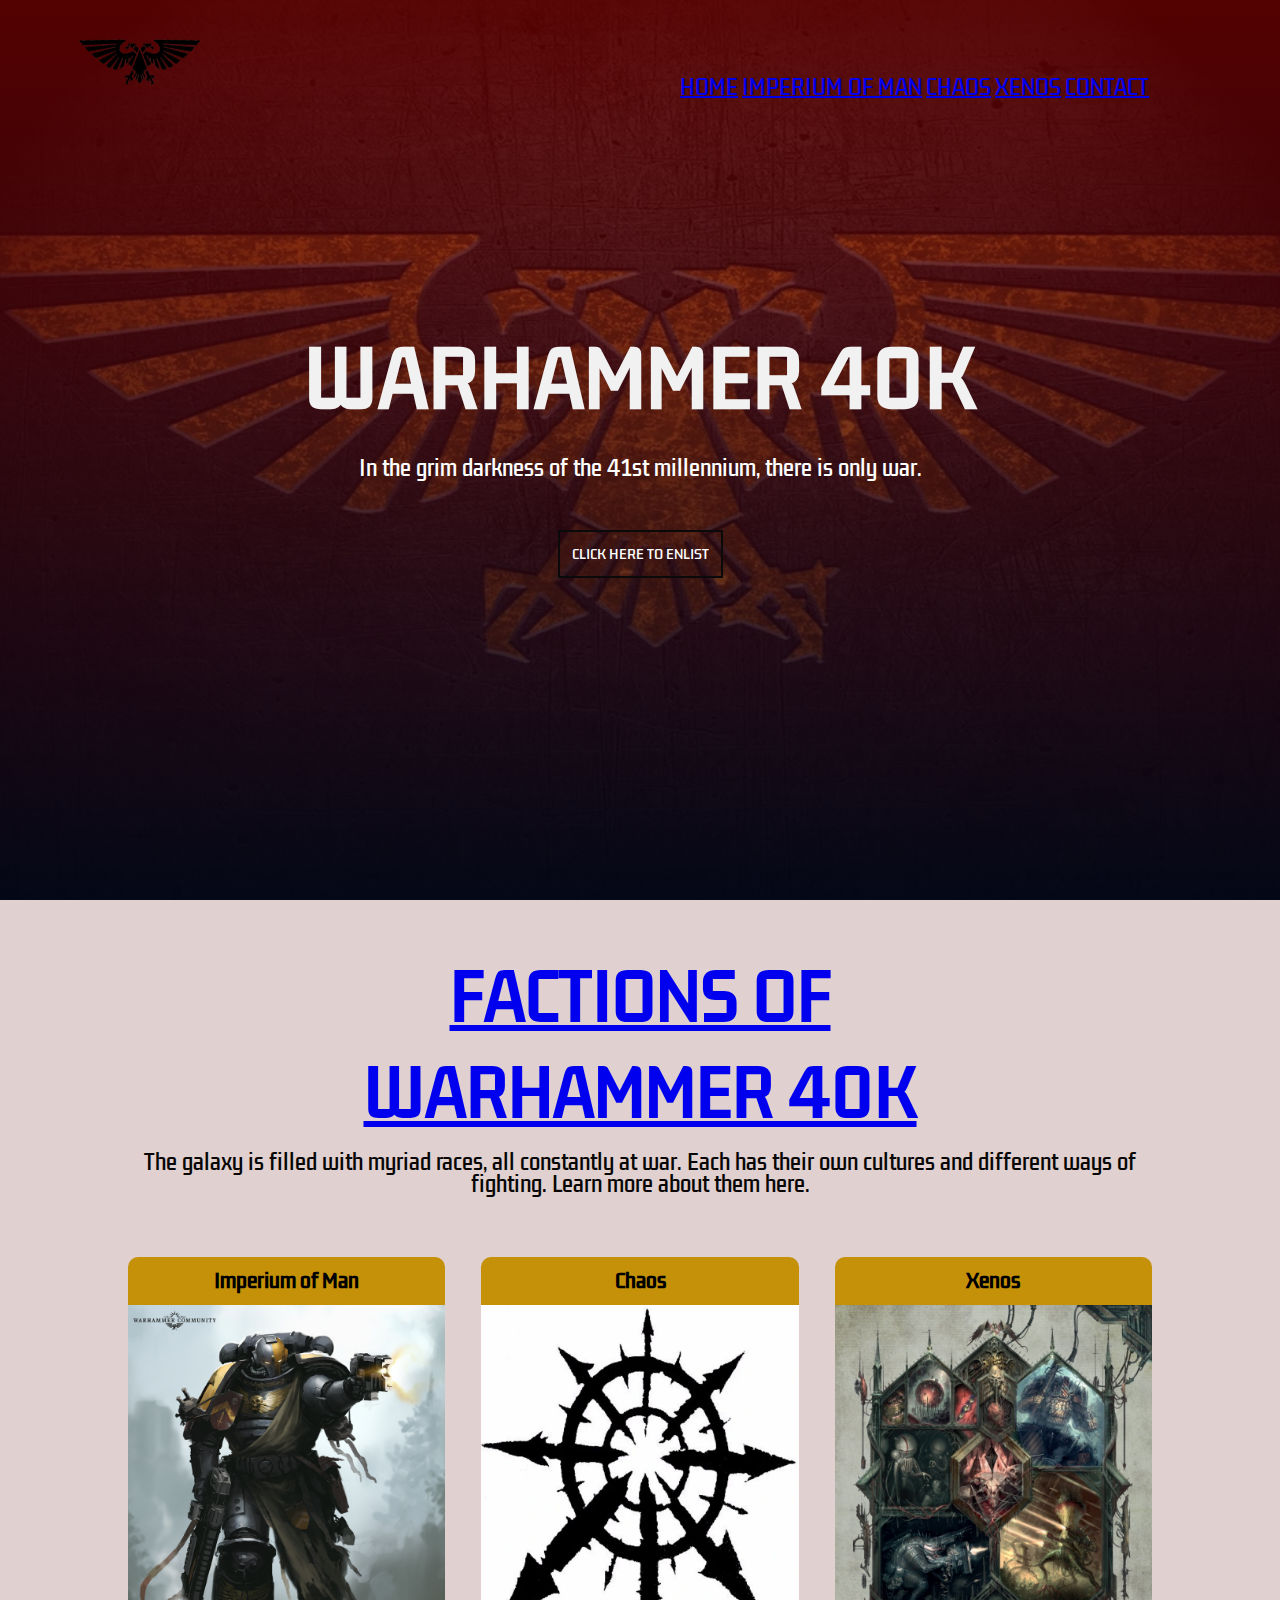
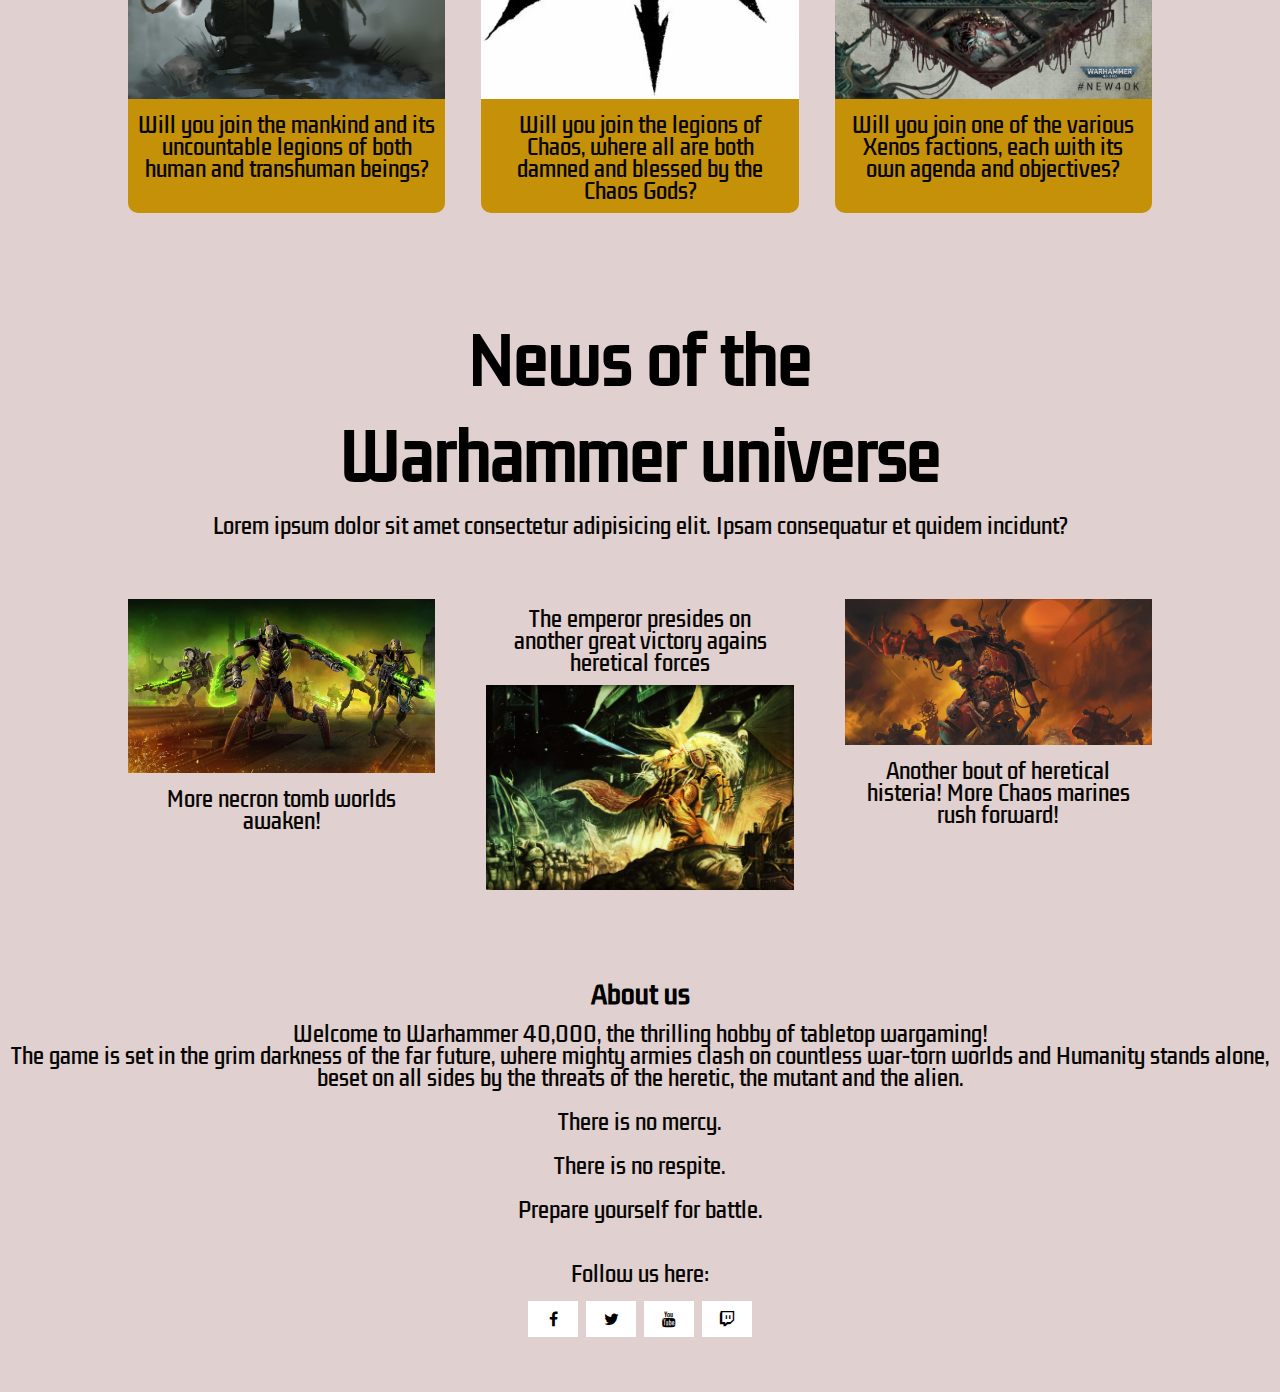
<file: index.html>
<!DOCTYPE html>
<html lang="en">

  <!--Contains the meta information about the HTML page-->

  <head>
    <meta charset="UTF-8">
    <meta http-equiv="X-UA-Compatible" content="IE=edge">
    <meta name="viewport" content="width=device-width, initial-scale=1.0">
    <title>Warhammer 40K</title>
    <link rel="stylesheet" href="./index_css.css">
    <link rel="shortcut icon" href="./images/Aquila_NO_BACKGROUND.png" type="image/x-icon">
    <link rel="preconnect" href="https://fonts.googleapis.com">
    <link rel="preconnect" href="https://fonts.gstatic.com" crossorigin>
    <link href="https://fonts.googleapis.com/css2?family=Kdam+Thmor+Pro&display=swap" rel="stylesheet">
    <link rel="stylesheet" href="./font-awesome-4.7.0/css/font-awesome.min.css">
  </head>

  <body>

    <section class="header">
      <nav>
        <a href="index.html"><img src="./images/Aquila_NO_BACKGROUND.png"></a>
        <div class="nav-links" id="navLinks">
          <i class="fa fa-times" onclick="hide_menu()"></i>
          <ul>
            <li><a href="index.html#header">HOME</a></li>
            <li><a href="./factions.html#ImperiumMan">IMPERIUM OF MAN</a></li>
            <li><a href="./factions.html#chaos">CHAOS</a></li>
            <li><a href="./factions.html#xenos">XENOS</a></li>
            <li><a href="./Contact.html#contact_info">CONTACT</a></li>
          </ul>
        </div>
        <i class="fa fa-bars" onclick="show_menu()"></i>
      </nav>

      <div class="text_box"> <!--OPTIONAL-->
        <h1>WARHAMMER 40K</h1>
        <p>In the grim darkness of the 41st millennium, there is only war.</p>
        <a href="./Contact.html#contact_info" class="hero_button">CLICK HERE TO ENLIST</a>
      </div>
    </section>

    <!--INTRO TO WARHAMMER 40K MODIFICAR A GUSTO DEL CONSUMIDOR-->

    <section class="factions">

      <h1><a href="./factions.html">FACTIONS OF <br> WARHAMMER 40K</a></h1>
      <p>The galaxy is filled with myriad races, all constantly at war. Each has their own cultures and different ways of
        fighting. Learn more about them here.</p>

      <div class="row">

        <div class="factions_col">
          <h3>Imperium of Man</h3>
          <a href="./factions.html#ImperiumMan"><img src="./images/Space_Marine_VERT.png" alt=""></a>
          <p>Will you join the mankind and its uncountable legions of both human and transhuman beings? </p>
        </div>

        <div class="factions_col">
          <h3>Chaos</h3>
          <a href="./factions.html#chaos"><img src="./images/Star_of_Chaos.webp" alt=""></a>
          <p>Will you join the legions of Chaos, where all are both damned and blessed by the Chaos Gods? </p>
        </div>

        <div class="factions_col">
          <h3>Xenos</h3>
          <a href="./factions.html#xenos"><img src="./images/Xenos_PORTADA.jpg" alt=""></a>
          <p>Will you join one of the various Xenos factions, each with its own agenda and objectives? </p>
        </div>

      </div>
    </section>

    <!--NEWS SECTION-->

    <section class="news">
      <h1>News of the <br>Warhammer universe</h1>
      <p>Lorem ipsum dolor sit amet consectetur adipisicing elit. Ipsam consequatur et quidem incidunt? </p>

      <div class="row">
        <div class="news_col">
          <img src="./images/necron-header.jpg" alt="">
          <p>More necron tomb worlds awaken! </p>
        </div>

        <div class="news_col">
          <p>The emperor presides on another great victory agains heretical forces</p>
          <img src="./images/Emperor_Great_Crusade.webp" alt="">
        </div>

        <div class="news_col">
          <img src="./images/aspiring-champion-header-1663118342750.jpg" alt="">
          <p>Another bout of heretical histeria! More Chaos marines rush forward!</p>
        </div>
      </div>

    </section>

    <!--Footer-->

    <section class="footer">
      <h2>About us</h2>
      <p>Welcome to Warhammer 40,000, the thrilling hobby of tabletop wargaming! <br>The game is set in the grim darkness
        of the far future, where mighty armies clash on countless war-torn worlds and Humanity stands alone, <br>beset on
        all sides by the threats of the heretic, the mutant and the alien. <br><br>There is no mercy. <br><br>There is no
        respite. <br><br>Prepare yourself for battle. </p>

      <div class="icons">
        <p><br>Follow us here:</p>
        <a href="https://www.facebook.com/warhammer40000uk/" class="fa fa-facebook"></a>
        <a href="https://twitter.com/warhammer" class="fa fa-twitter"></a>
        <a href="https://www.youtube.com/user/GamesWorkshopWNT" class="fa fa-youtube"></a>
        <a href="https://www.twitch.tv/warhammer/" class="fa fa-twitch"></a>
      </div>

    </section>

    <!-- Button to go upwards! -->

    <button onclick="topFunction()" id="myBtn" title="Go to top">Upwards!</button>

    <!--Funciones de JavaScript para mostras y esconder menú-->
    <script>

      var navLinks = document.getElementById("navLinks");
      function show_menu() {
        navLinks.style.right = "0";
      }

      function hide_menu() {
        navLinks.style.right = "-200px";
      }

    </script>

    <!-- Script para que funcione el botón para subir arriba -->

    <script>

      // Get the button:
      let mybutton = document.getElementById("myBtn");

      // When the user scrolls down 20px from the top of the document, show the button
      window.onscroll = function () { scrollFunction() };

      function scrollFunction() {
        if (document.body.scrollTop > 20 || document.documentElement.scrollTop > 20) {
          mybutton.style.display = "block";
        } else {
          mybutton.style.display = "none";
        }
      }

      // When the user clicks on the button, scroll to the top of the document
      function topFunction() {
        document.body.scrollTop = 0; // For Safari
        document.documentElement.scrollTop = 0; // For Chrome, Firefox, IE and Opera
      }
    </script>


  </body>

</html>
</file>
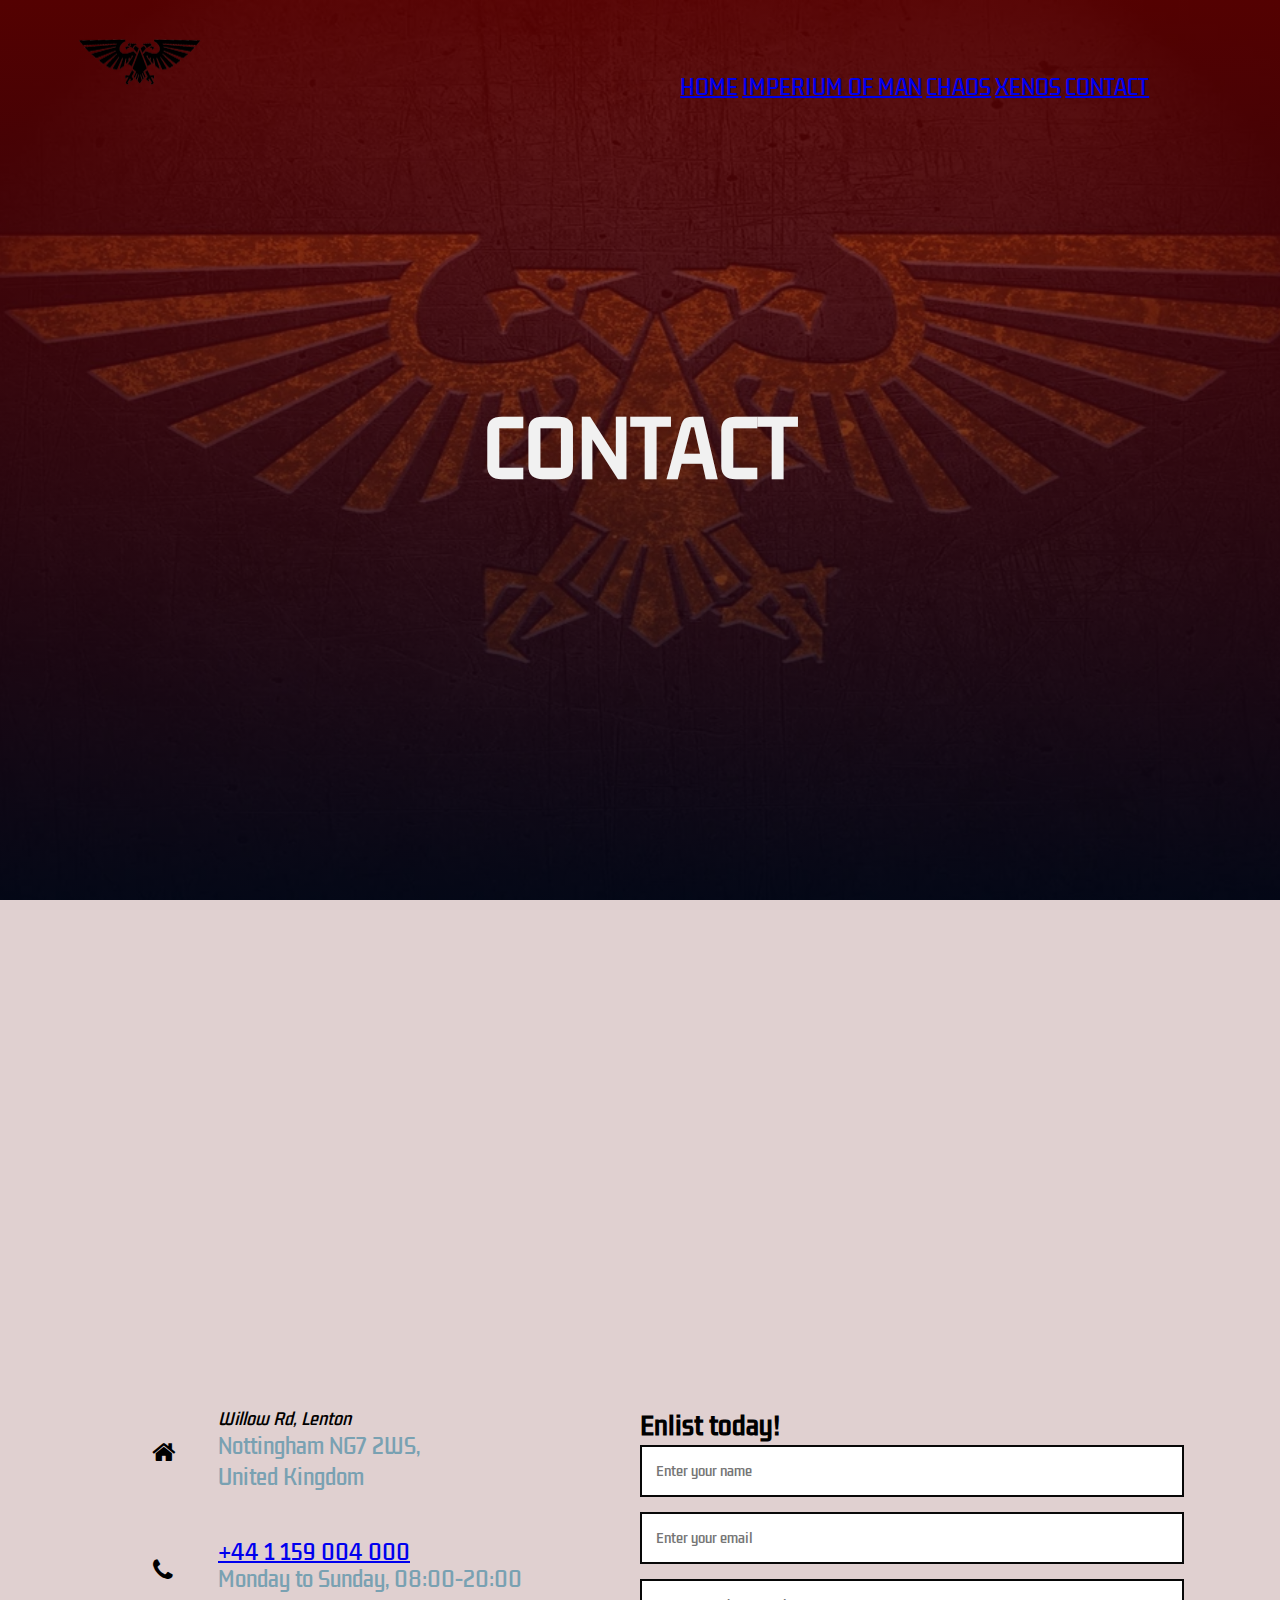
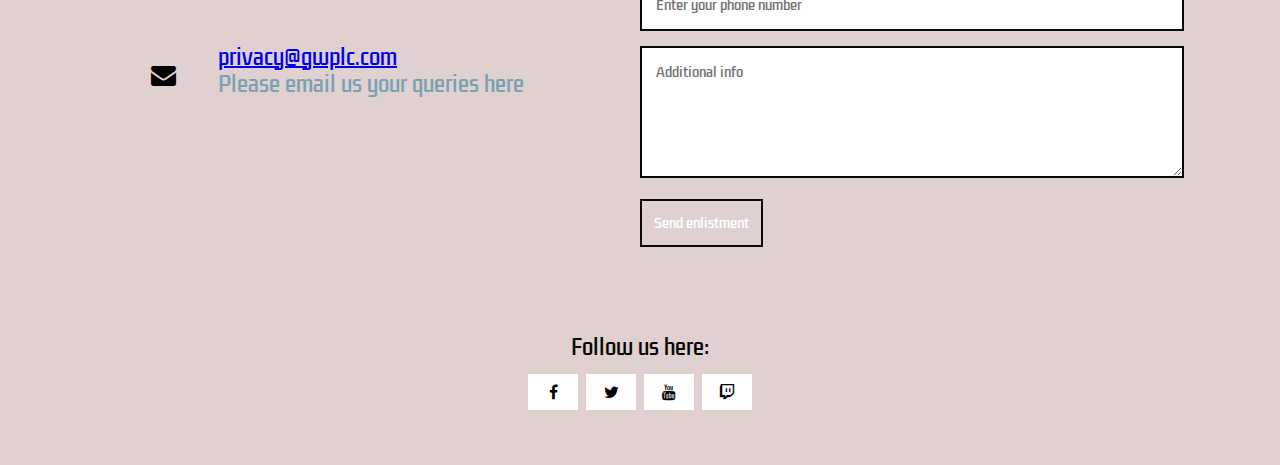
<file: Contact.html>
<!DOCTYPE html>
<html lang="en">

  <!--Contains the meta information about the HTML page-->

  <head>
    <meta charset="UTF-8">
    <meta http-equiv="X-UA-Compatible" content="IE=edge">
    <meta name="viewport" content="width=device-width, initial-scale=1.0">
    <title>Contact</title>
    <link rel="stylesheet" href="./index_css.css">
    <link rel="shortcut icon" href="./images/Aquila_NO_BACKGROUND.png" type="image/x-icon">
    <link rel="preconnect" href="https://fonts.googleapis.com">
    <link rel="preconnect" href="https://fonts.gstatic.com" crossorigin>
    <link href="https://fonts.googleapis.com/css2?family=Kdam+Thmor+Pro&display=swap" rel="stylesheet">
    <link rel="stylesheet" href="./font-awesome-4.7.0/css/font-awesome.min.css">  
  </head>

  <body>

    <section class="header">

      <nav>
        <a href="index.html"><img src="./images/Aquila_NO_BACKGROUND.png"></a>
        <div class="nav-links" id="navLinks">
          <i class="fa fa-times" onclick="hide_menu()"></i> <!--No funciona, no se muestra, parece roto, revisar-->
            <ul>
              <li><a href="index.html#header">HOME</a></li>
              <li><a href="./factions.html#ImperiumMan">IMPERIUM OF MAN</a></li>
              <li><a href="./factions.html#chaos">CHAOS</a></li>
              <li><a href="./factions.html#xenos">XENOS</a></li>
              <li><a href="./Contact.html#contact_info">CONTACT</a></li>
            </ul>
        </div>
        <i class="fa fa-bars" onclick="show_menu()"></i> <!--No funciona, no se muestra, parece roto, revisar-->
      </nav>

      <div class="text_box"> <!--OPTIONAL-->
        <h1>CONTACT</h1>
      </div>

    </section>

    <!--CONTACT-->

    <section class="location">

      <iframe src="https://www.google.com/maps/embed?pb=!1m18!1m12!1m3!1d2404.398054271013!2d-1.1750131743872725!3d52.9412603!2m3!1f0!2f0!3f0!3m2!1i1024!2i768!4f13.1!3m3!1m2!1s0x4879c2164c3e5631%3A0xd70b582923574861!2sWarhammer%20World!5e0!3m2!1sen!2ses!4v1678293809142!5m2!1sen!2ses" width="600" height="450" style="border:0;" allowfullscreen="" loading="lazy" referrerpolicy="no-referrer-when-downgrade"></iframe>    
    
    </section>

    <section id="contact_info">

      <div class="row">

        <div class="contact_col">
          <div>
            <i class="fa fa-home"></i>
            <span>
              <p><address>Willow Rd, Lenton</address></p>
              <h5>Nottingham NG7 2WS, <br> United Kingdom</h5>
            </span>
          </div>
          <div>
            <i class="fa fa-phone"></i>
            <span>
              <p><a href="tel:+44 1 159 004 000">+44 1 159 004 000</a></p>
              <h5>Monday to Sunday, 08:00-20:00</h5>
            </span>
          </div>
          <div>
            <i class="fa fa-envelope"></i>
            <span>
              <p><a href="mailto: privacy@gwplc.com">privacy@gwplc.com</a></p>
              <h5>Please email us your queries here</h5>
            </span>
          </div>

        </div>

        <!--Este formulario NO funciona porque no está conectado a nada-->

        <div class="contact_col">
          <h2>Enlist today!</h2>
          <form action="">
            <input type="text" placeholder="Enter your name" required>
            <input type="email" placeholder="Enter your email" required>
            <input type="number" placeholder="Enter your phone number" required>
            <textarea rows="5" placeholder="Additional info" required></textarea>
            <button type="submit" class="hero_button">Send enlistment</button>
          </form>
        </div>
      </div>

    </section>

    <!--Footer-->

    <section class="footer">

      <div class="icons">
        <p>Follow us here:</p>
          <a href="https://www.facebook.com/warhammer40000uk/" class="fa fa-facebook"></a>
          <a href="https://twitter.com/warhammer" class="fa fa-twitter"></a>
          <a href="https://www.youtube.com/user/GamesWorkshopWNT" class="fa fa-youtube"></a>
          <a href="https://www.twitch.tv/warhammer/" class="fa fa-twitch"></a>
      </div>

    </section>

    <!-- Button to go upwards! -->

    <button onclick="topFunction()" id="myBtn" title="Go to top">Upwards!</button>

    <!-- Script para que funcione el botón para subir arriba -->

    <script>

       // Get the button:
      let mybutton = document.getElementById("myBtn");

       // When the user scrolls down 20px from the top of the document, show the button
      window.onscroll = function() {scrollFunction()};

      function scrollFunction() {
        if (document.body.scrollTop > 20 || document.documentElement.scrollTop > 20) {
          mybutton.style.display = "block";
        } else {
          mybutton.style.display = "none";
        }
      }

       // When the user clicks on the button, scroll to the top of the document
      function topFunction() {
         document.body.scrollTop = 0; // For Safari
         document.documentElement.scrollTop = 0; // For Chrome, Firefox, IE and Opera
      }

    </script>

    <!--Funciones de JavaScript para mostras y esconder menú-->
    
    <script>

      var navLinks = document.getElementById("navLinks");
      function show_menu(){
        navLinks.style.right = "0";
      }

      function hide_menu(){
        navLinks.style.right = "-200px";
      }

    </script>

  </body>

</html>
</file>
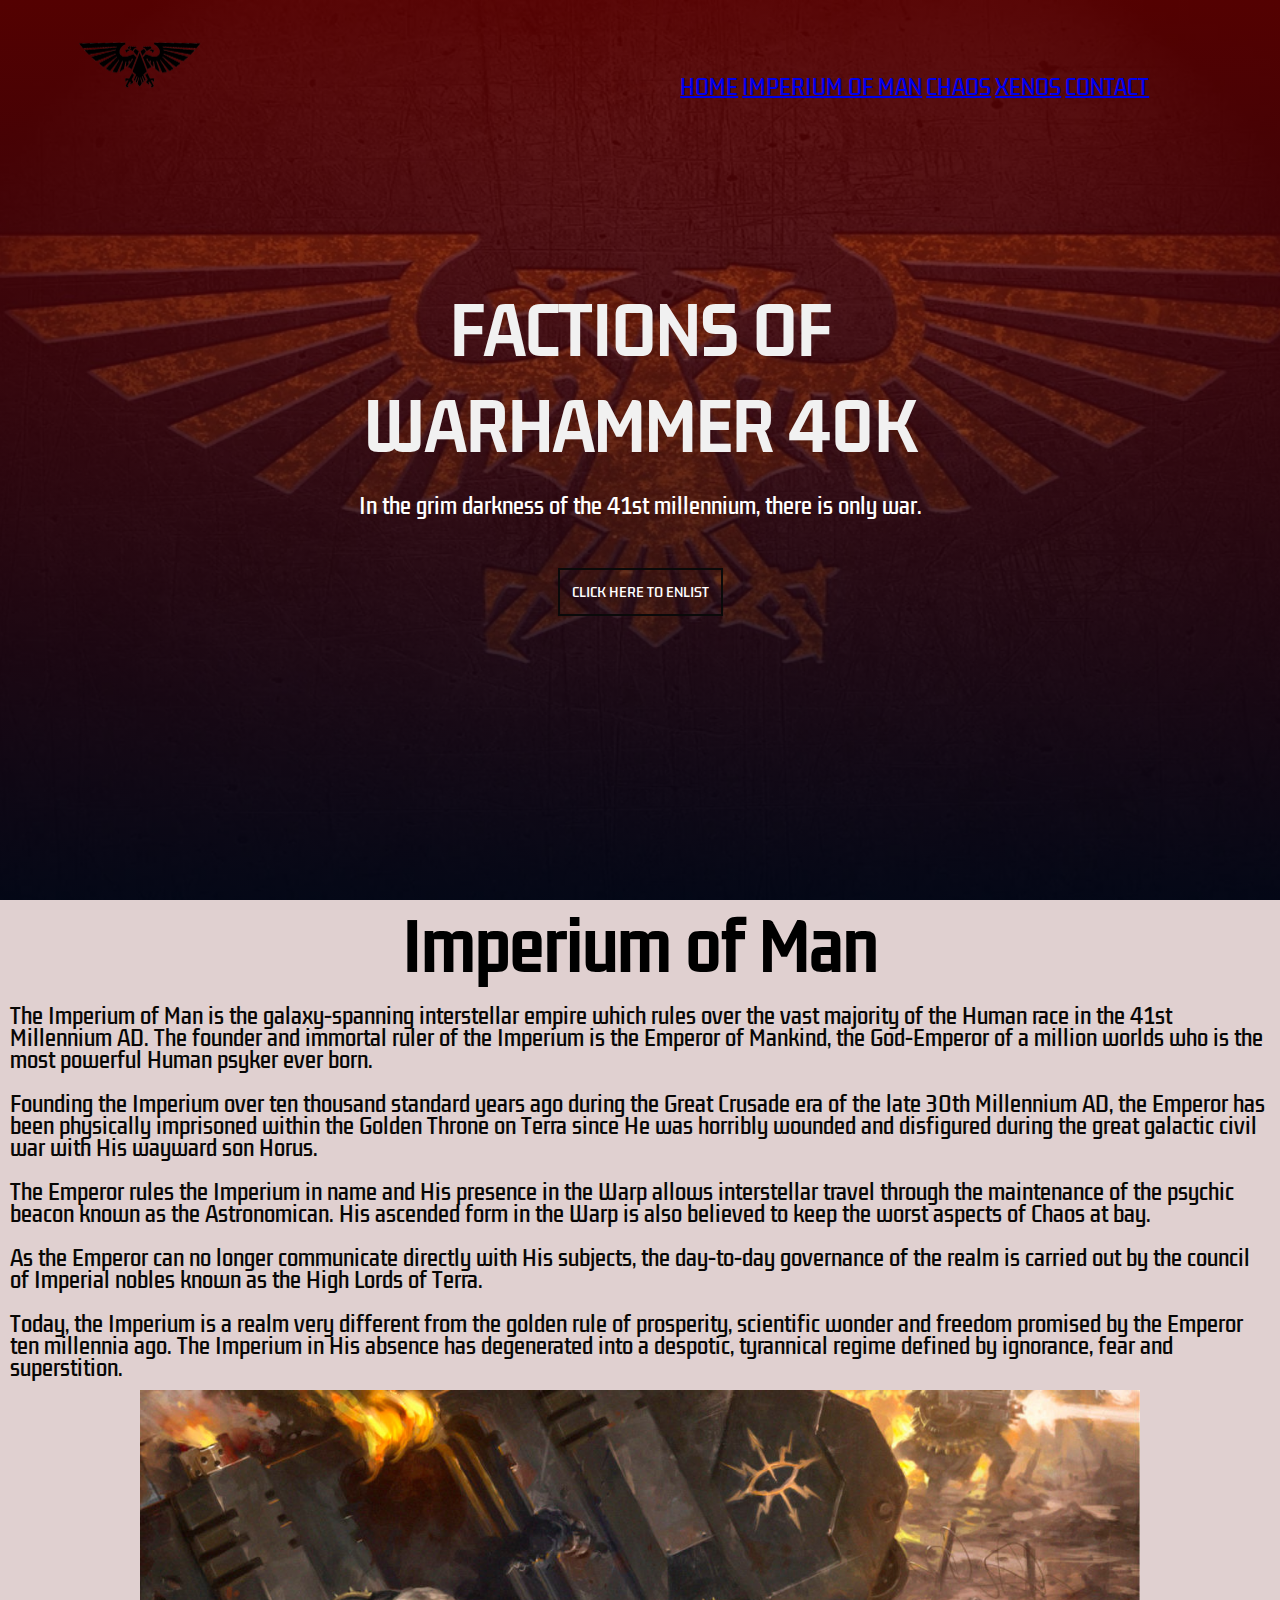
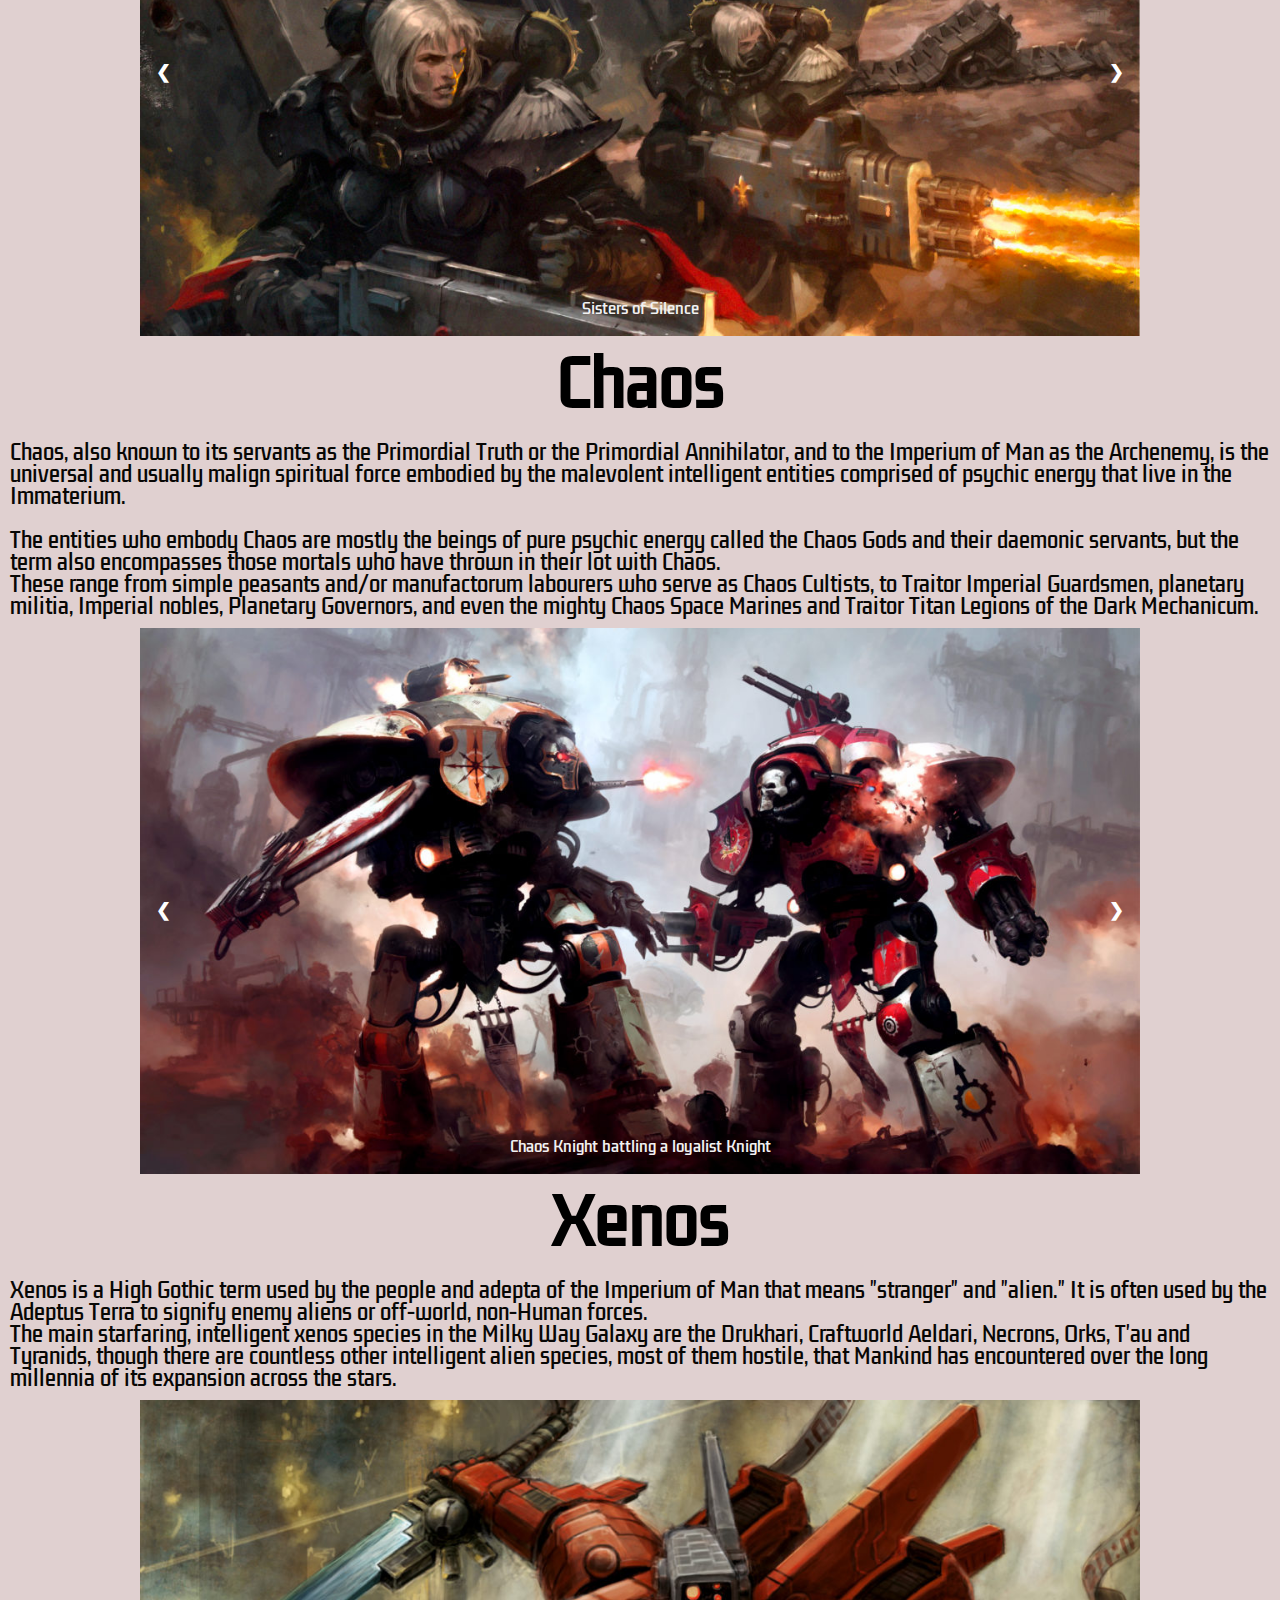
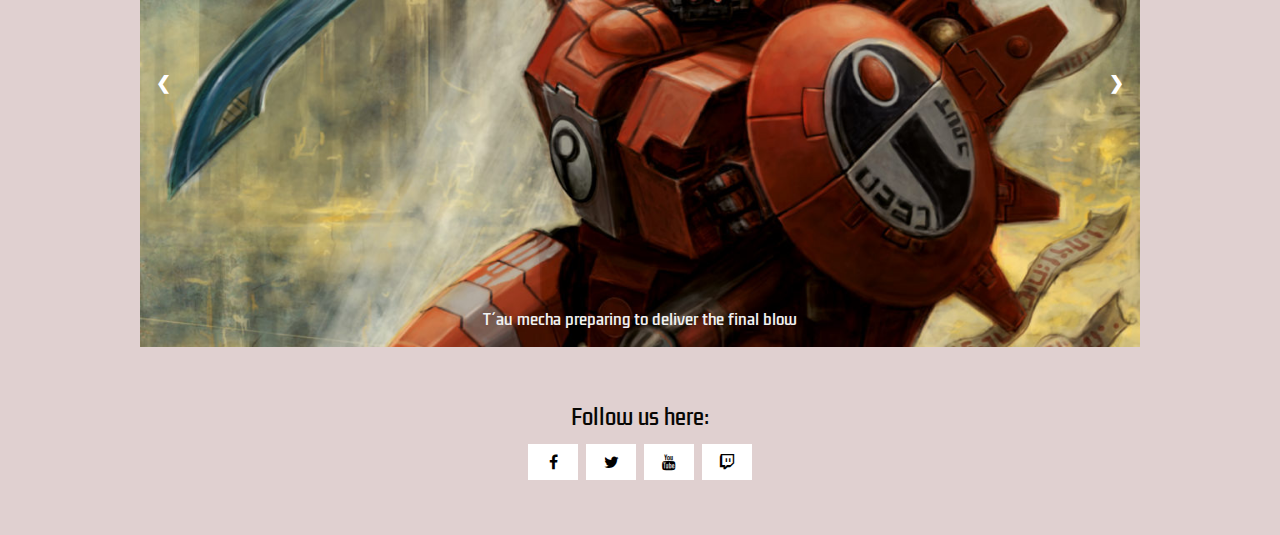
<file: factions.html>
<!DOCTYPE html>
<html lang="en">

  <!--Contains the meta information about the HTML page-->

  <head>
    <meta charset="UTF-8">
    <meta http-equiv="X-UA-Compatible" content="IE=edge">
    <meta name="viewport" content="width=device-width, initial-scale=1.0">
    <title>Factions</title>
    <link rel="stylesheet" href="./index_factions.css">
    <link rel="shortcut icon" href="./images/Aquila_NO_BACKGROUND.png" type="image/x-icon">
    <link rel="preconnect" href="https://fonts.googleapis.com">
    <link rel="preconnect" href="https://fonts.gstatic.com" crossorigin>
    <link href="https://fonts.googleapis.com/css2?family=Kdam+Thmor+Pro&display=swap" rel="stylesheet">
    <link rel="stylesheet" href="./font-awesome-4.7.0/css/font-awesome.min.css">  </head>
  </head>

  <body>

    <section class="header">

      <nav>
        <a href="index.html"><img src="./images/Aquila_NO_BACKGROUND.png"></a>
        <div class="nav-links" id="navLinks">
          <i class="fa fa-times" onclick="hide_menu()"></i> <!--No funciona, no se muestra, parece roto, revisar-->
            <ul>
              <li><a href="./index.html#header">HOME</a></li>
              <li><a href="./factions.html#ImperiumMan">IMPERIUM OF MAN</a></li>
              <li><a href="./factions.html#chaos">CHAOS</a></li>
              <li><a href="./factions.html#xenos">XENOS</a></li>
              <li><a href="./Contact.html#contact_info">CONTACT</a></li>
            </ul>
        </div>
        <i class="fa fa-bars" onclick="show_menu()"></i> <!--No funciona, no se muestra, parece roto, revisar-->
      </nav>

      <div class="text_box"> <!--OPTIONAL-->
        <h1>FACTIONS OF <br>WARHAMMER 40K</h1>
        <p>In the grim darkness of the 41st millennium, there is only war.</p>
        <a href="./Contact.html#contact_info" class="hero_button">CLICK HERE TO ENLIST</a>
      </div>

    </section>

    <!--INTRO TO WARHAMMER 40K MODIFICAR A GUSTO DEL CONSUMIDOR-->

    <section id="ImperiumMan">

      <div class="Imperium_Part">
        <h1>
        Imperium of Man
        </h1>
        <p>
          The Imperium of Man is the galaxy-spanning interstellar empire which rules over the vast majority of the Human race in the 41st Millennium AD. The founder and immortal ruler of the 
          Imperium is the <b>Emperor of Mankind</b>, the God-Emperor of a million worlds who is the most powerful Human psyker ever born. <br>
          <br>Founding the Imperium over ten thousand standard years ago during the Great Crusade era of the late 30th Millennium AD, the Emperor has been physically imprisoned within the 
          <b>Golden Throne</b> on Terra since He was horribly wounded and disfigured during the great galactic civil war with His wayward son Horus.<br>
          <br>The Emperor rules the Imperium in name and His presence in the Warp allows interstellar travel through the maintenance of the psychic beacon known as the Astronomican. 
          His ascended form in the Warp is also believed to keep the worst aspects of Chaos at bay. <br>
          <br> As the Emperor can no longer communicate directly with His subjects, the day-to-day governance of the realm is carried out by the council of Imperial nobles known as the High 
          Lords of Terra.<br>
          <br>Today, the Imperium is a realm very different from the golden rule of prosperity, scientific wonder and freedom promised by the Emperor ten millennia ago. 
          The Imperium in His absence has degenerated into a despotic, tyrannical regime defined by ignorance, fear and superstition. <br>
        </p>
      </div>

      <div class="slideshow-container">

        <div class="mySlides1">
          <img src="./images/IoM/SpaceMarine_3.jpg" style="width:100%">
          <div class="text">Roboute Gulliman alongside Cypher and an Imperial Knight</div>
        </div>
      
        <div class="mySlides1">
          <img src="./images/IoM/Mechanicum_1.jpg" style="width:100%">
          <div class="text">Mechanicum of Mars charging into the fray</div>
        </div>
      
        <div class="mySlides1">
          <img src="./images/IoM/Echlesiarchy_4.jpg" style="width:100%">
          <div class="text">Sisters of Silence</div>
        </div>
      
        <a class="prev" onclick="plusSlides(-1, 0)">&#10094;</a>
        <a class="next" onclick="plusSlides(1, 0)">&#10095;</a>

      </div>

    </section>

    <section id="chaos">

      <div class="Chaos_Part">
        <h1>
        Chaos
        </h1>
        <p>
          Chaos, also known to its servants as the <b>Primordial Truth</b> or the <b>Primordial Annihilator</b>, and to the Imperium of Man as the Archenemy, is the universal and usually malign 
          spiritual force embodied by the malevolent intelligent entities comprised of psychic energy that live in the Immaterium.<br>
          <br>The entities who embody Chaos are mostly the beings of pure psychic energy called the Chaos Gods and their daemonic servants, but the term also encompasses those mortals who 
          have thrown in their lot with Chaos.
          <br>These range from simple peasants and/or manufactorum labourers who serve as Chaos Cultists, to Traitor Imperial Guardsmen, planetary militia, Imperial nobles, Planetary 
          Governors, and even the mighty Chaos Space Marines and Traitor Titan Legions of the Dark Mechanicum.  <br>
        </p>
      </div>

      <div class="slideshow-container">
        
        <div class="mySlides2">
          <img src="./images/Chaos/ChaosMarines_1.jpg" style="width:100%">
          <div class="text">Chaos Dreadnought in action</div>
        </div>
      
        <div class="mySlides2">
          <img src="./images/Chaos/ChaosMarines_3.jpg" style="width:100%">
          <div class="text">Chaos Psyker Marine invoking the Warp</div>
        </div>
      
        <div class="mySlides2">
          <img src="./images/Chaos/ChaosKnights_5.jpg" style="width:100%">
          <div class="text">Chaos Knight battling a loyalist Knight</div>
        </div>
      
        <a class="prev" onclick="plusSlides(-1, 1)">&#10094;</a>
        <a class="next" onclick="plusSlides(1, 1)">&#10095;</a>

      </div>

    </section>
    
    <section id="xenos">

      <div class="Xenos_Part">
        <h1>
          Xenos
        </h1>
        <p>
          Xenos is a High Gothic term used by the people and adepta of the Imperium of Man that means "stranger" and "alien." It is often used by the 
          Adeptus Terra to signify enemy aliens or off-world, non-Human forces.<br>
          The main starfaring, intelligent xenos species in the Milky Way Galaxy are the Drukhari, Craftworld Aeldari, Necrons, Orks, T'au and Tyranids, though there are countless other 
          intelligent alien species, most of them hostile, that Mankind has encountered over the long millennia of its expansion across the stars. </p>
      </div>

      <div class="slideshow-container">

        <div class="mySlides3">
          <img src="./images/Xenos/Necron_3.jpg" style="width:100%">
          <div class="text">Necron from a Crownworld readying itself to defend it </div>
        </div>
      
        <div class="mySlides3">
          <img src="./images/Xenos/Eldar_1.jpg" style="width:100%">
          <div class="text">Eldars entering battle agains Chaos</div>
        </div>
      
        <div class="mySlides3">
          <img src="./images/Xenos/Tau_3.jpg" style="width:100%">
          <div class="text">T´au mecha preparing to deliver the final blow</div>
        </div>
      
        <a class="prev" onclick="plusSlides(-1, 2)">&#10094;</a>
        <a class="next" onclick="plusSlides(1, 2)">&#10095;</a>

      </div>

    </section>

    <section class="footer">

      <div class="icons">
        <p>Follow us here:</p>
          <a href="https://www.facebook.com/warhammer40000uk/" class="fa fa-facebook"></a>
          <a href="https://twitter.com/warhammer" class="fa fa-twitter"></a>
          <a href="https://www.youtube.com/user/GamesWorkshopWNT" class="fa fa-youtube"></a>
          <a href="https://www.twitch.tv/warhammer/" class="fa fa-twitch"></a>
      </div>

    </section>


    <!-- Button to go upwards! -->

    <button onclick="topFunction()" id="myBtn" title="Go to top">Upwards!</button>

    <!-- Script para que funcione el botón para subir arriba -->

    <script>

      // Get the button:
      let mybutton = document.getElementById("myBtn");

      // When the user scrolls down 20px from the top of the document, show the button
      window.onscroll = function() {scrollFunction()};

      function scrollFunction() {
        if (document.body.scrollTop > 20 || document.documentElement.scrollTop > 20) {
          mybutton.style.display = "block";
        } else {
          mybutton.style.display = "none";
        }
      }

      // When the user clicks on the button, scroll to the top of the document
      function topFunction() {
        document.body.scrollTop = 0; // For Safari
        document.documentElement.scrollTop = 0; // For Chrome, Firefox, IE and Opera
      }
    </script>

    <!--Funciones de JavaScript para mostras y esconder menú-->
    <script>

      var navLinks = document.getElementById("navLinks");
      function show_menu(){
        navLinks.style.right = "0";
      }

      function hide_menu(){
        navLinks.style.right = "-200px";
      }

      
    </script>
    
    <script type="text/javascript" src="./js/function.js"></script>

  </body>

</html>
</file>
<file: index_css.css>
/*********************************************************************/
/*  Web Warhammer 40K                                                */
/*  CSS de Warhammer 40K                                             */
/*  Autor: Daniel de Poorter Vázquez                                 */
/*  versión 1.0                                                      */
/*********************************************************************/

/**************************  MAIN STYLING  ***************************/

*{
  margin: 0; 
  padding: 0;
  font-family: 'Kdam Thmor Pro', sans-serif;
  scroll-behavior: smooth;
}

.header{
  min-height: 100vh;
  width: 100%;
  background-image: linear-gradient(rgba(119, 1, 1, 0.7), rgba(4,9,30,0.7)), url(./images/AquilaBlack.webp);
  background-position: center;
  background-size: cover;
  position: relative;
}

nav{
  display: flex;
  padding: 2% 6%;
  justify-content: space-between; 
  align-items: center;
}

body{
  background: #dfcfcff8;
}

nav img{
  width: 125px;
}

.nav-links{
  flex: 1;
  text-align: right;
}

.nav-links ul li{
  list-style: none;
  display: inline-block;
  padding: 8px 20 px;
  position: relative;
}

.nav-links ul li{
  color: #f1f1f1;
  text-decoration: none;
  font-size: 20px;
}

.nav-links ul li::after{
  content: '';
  width: 0%;
  height: 2px;
  background: #d4d4d4;
  display: block;
  margin: auto;
  transition: 0.5s;
}

.nav-links ul li:hover::after{
  width: 100%;
}

.text_box{
  width: 90%;
  color: #f1f1f1;
  position: absolute;
  top: 50%;
  left: 50%;
  transform: translate(-50%, -50%); /*Put´s it at the center of div*/
  text-align: center;
}

.text_box h1{
  font-size: 75px; /*Check size further on*/
}

.text_box p{ /*Refers specifically to the p of the text_box, can be overwritten*/
  margin: 10px 0 40px; /*10 px from top, 0 left and right and 40 from bottom*/
  font-size: 20px;
  color: #fff;
}

.hero_button{
  display: inline-block;
  text-decoration: none;
  color: #fff;
  border: 2px solid #0a0a0a;
  padding: 12px 12px;
  font-size: 13px;
  background: transparent;
  position: relative;
  cursor: pointer;
}

/*Check to see if delete*/
.hero_button:hover{
  border: 2px solid #8b0000;
  background: #080808;
  transition: 1.4s;
}

/*Uso esto para ocultar los botones del menú*/
.fa-times{
  visibility:hidden;
}

.fa-bars{
  visibility:hidden;
}

/*************************FACTIONS************************************/

.factions{
  width: 80%;
  margin: auto;
  text-align: center;
  padding-top: 50px;
}

h1{
  font-size: 62px;
  font-weight: 600;
}

p{
  color:#080705;
  font-size: 20px;
  font-weight: 300;
  line-height: 22px;
  padding: 10px;
}

.row{
  margin-top: 5%;
  display: flex;
  justify-content: space-between;
}

.factions_col{
  flex-basis: 31%;
  background:#c49108;
  border-radius: 10px;
  margin-bottom: 5%;
  padding: 20px 12 px;
  box-sizing: border-box;
  transition: 0.5s;
}

.factions_col img{
  width: 100%;
}

h3{
  text-align: center;
  font-weight: 600;
  margin: 10px 0;
}

.factions_col:hover{
  box-shadow: 0 0 50px 0px rgba(10, 10, 10, 0.7);
}

/****************************NEWS************************************/

.news{
  width: 80%;
  margin: auto;
  text-align: center;
  padding-top: 50px;
}

.news_col{
  flex-basis: 30%;
  margin-bottom: 30px;
  position: relative;
  overflow: hidden;
  box-sizing: border-box;

}

.news_col img{
  width: 100%;
}

/*************************FOOTER************************************/

.footer{
  width: 100%;
  text-align: center;
  padding: 50px 0;
}

.footer h4{
  margin-bottom: 25px;
  margin-top: 20px;
  font-weight: 600;
}

.fa {
  box-sizing:content-box;
  padding: 10px;
  font-size: 40px;
  width: 30px; 
  text-align: center;
  text-decoration: none;
  margin: 5px 2px;
}

.fa:hover {
  opacity: 0.5;
}

.fa-facebook {
  background: #ffffff;
  color: rgb(0, 0, 0);
}

.fa-twitter {
  background: #ffffff;
  color: rgb(0, 0, 0);
}

.fa-youtube {
  background: #ffffff;
  color: rgb(0, 0, 0);
}

.fa-twitch {
  background: #ffffff;
  color: rgb(0, 0, 0);
}

/*******************Galeria imágnes chulas*****************************************/

/* NO USAR DE MOMENTO, NO RESPONSIVE, TIENE LÍO. 

  <section class="galeria_imagenes">
      <img src="./images/IoM/Army_1.jpg" alt="">
      <img src="./images/IoM/SpaceMarine_2.jpg" alt="">
      <img src="./images/IoM/Mechanicum_1.jpg" alt="">
      <img src="./images/IoM/Army_5.jpg" alt="">
      <img src="./images/IoM/Echlesiarchy_5.jpg" alt="">
    </section> 


.galeria_imagenes{
  display: flex;
  width: 600px;
  height: 430px;
}

.galeria_imagenes img{
  width: 0px;
  flex-grow: 1;
  object-fit: cover;
  opacity: .8;
  transition: 0.5s ease;
}

.galeria_imagenes img:hover{
  cursor: pointer;
  width: 300px;
  opacity: 1;
  filter: contrast(120%);
}
*/

/************************CONTACT SECTION PAGE************************************/

.location {
  width: 80%;
  margin: auto;
  padding: 75 20;
}

.location iframe{
  width: 100%;
}

#contact_info{
  width: 80%;
  margin: auto;
}

.contact_col{
  flex-basis: 50%;
  margin-bottom: 30px;
}

.contact_col div{
  display: flex;
  align-items: center;
  margin-bottom: 40px;
}

.contact_col div .fa{
  font-size: 25px;
  color: #000000;
  margin: 10px;
  margin-right: 30px;
}

.contact_col div p{
  padding: 0;
}

.contact_col div h5{
  font-size: 20px;
  margin-bottom: 5px;
  color: #79a1b2;
  font-weight: 400;
}

.contact_col input{
  width: 100%;
  padding: 14px;
  margin-bottom: 15px;
  outline: none;
  border: 2px solid #080808;
}

.contact_col textarea{
  width: 100%;
  padding: 14px;
  margin-bottom: 15px;
  outline: none;
  border: 2px solid #080808;
}

/***************************** Button go to top *********************/
#myBtn {
  display: none; /* Hidden by default */
  position: fixed; /* Fixed/sticky position */
  bottom: 20px; /* Place the button at the bottom of the page */
  right: 30px; /* Place the button 30px from the right */
  z-index: 99; /* Make sure it does not overlap */
  border: none; /* Remove borders */
  outline: none; /* Remove outline */
  background-color: rgb(14, 14, 14); /* Set a background color */
  color: white; /* Text color */
  cursor: pointer; /* Add a mouse pointer on hover */
  padding: 15px; /* Some padding */
  border-radius: 10px; /* Rounded corners */
  font-size: 18px; /* Increase font size */
}

#myBtn:hover {
  background-color: #555; /* Add a dark-grey background on hover */
}


/***************************MEDIA QUERIES*****************************/

@media(max-width: 720px){

  /*Header part*/
  .text_box h1{
    font-size: 25px; /*Check size further on*/
  }

  .factions h1{
    font-size: 25px; /*Check size further on*/
  }

  .news h1{
    font-size: 25px; /*Check size further on*/
  }

  .nav-links ul li{
    display: block;
  }

  .nav-links{
    position: fixed;
    overflow: hidden;
    background: #696969e0; /*CHANGE COLOUR FURTHER ON*/
    height: 100vh; /*Complete height*/
    width: 200px;
    top: 0;
    right: -200px; /*Esconde el menú*/
    text-align: left;
    z-index: 2;
    transition: 1.5s;
  }
  
  /*Botón cerrar, no se muestra*/

  nav .fa{
    display: block;
    color: #fff;
    margin: 10px;
    font-size: 22px;
    cursor: pointer;
  }

  .nav-links ul{
    padding: 30px;
  }

  /*Course part*/
  .row{
    flex-direction: column;
  }

  /*Uso esto para mostrar los botones del menú*/
  .fa-times{
    visibility:visible;
  }
  
  .fa-bars{
    visibility:visible;
  }

}
</file>
<file: index_factions.css>
/*********************************************************************/
/*  Web Warhammer 40K                                                */
/*  CSS de Warhammer 40K                                             */
/*  Autor: Daniel de Poorter Vázquez                                 */
/*  versión 1.0                                                      */
/*********************************************************************/

/**************************  MAIN STYLING  ***************************/

*{
  margin: 0; 
  padding: 0;
  font-family: 'Kdam Thmor Pro', sans-serif;
  scroll-behavior: smooth;
}

.header{
  min-height: 100vh;
  width: 100%;
  background-image: linear-gradient(rgba(119, 1, 1, 0.7), rgba(4,9,30,0.7)), url(./images/AquilaBlack.webp);
  background-position: center;
  background-size: cover;
  position: relative;
}

nav{
  display: flex;
  padding: 2% 6%;
  justify-content: space-between; 
  align-items: center;
}

body{
  background: #dfcfcff8;
}

nav img{
  width: 125px;
}

.nav-links{
  flex: 1;
  text-align: right;
}

.nav-links ul li{
  list-style: none;
  display: inline-block;
  padding: 8px 20 px;
  position: relative;
}

.nav-links ul li{
  color: #f1f1f1;
  text-decoration: none;
  font-size: 20px;
}

.nav-links ul li::after{
  content: '';
  width: 0%;
  height: 2px;
  background: #d4d4d4;
  display: block;
  margin: auto;
  transition: 0.5s;
}

.nav-links ul li:hover::after{
  width: 100%;
}

.text_box{
  width: 90%;
  color: #f1f1f1;
  position: absolute;
  top: 50%;
  left: 50%;
  transform: translate(-50%, -50%); /*Put´s it at the center of div*/
  text-align: center;
}

.text_box h1{
  font-size: 62px; /*Check size further on*/
}

.text_box p{ /*Refers specifically to the p of the text_box, can be overwritten*/
  margin: 10px 0 40px; /*10 px from top, 0 left and right and 40 from bottom*/
  font-size: 20px;
  color: #fff;
}

.hero_button{
  display: inline-block;
  text-decoration: none;
  color: #fff;
  border: 2px solid #0a0a0a;
  padding: 12px 12px;
  font-size: 13px;
  background: transparent;
  position: relative;
  cursor: pointer;
}

/*Check to see if delete*/
.hero_button:hover{
  border: 2px solid #8b0000;
  background: #080808;
  transition: 1.4s;
}

.fa-times{
  visibility:hidden;
}

.fa-bars{
  visibility:hidden;
}

/************************** Button go to top *****************************/
#myBtn {
  display: none; /* Hidden by default */
  position: fixed; /* Fixed/sticky position */
  bottom: 20px; /* Place the button at the bottom of the page */
  right: 30px; /* Place the button 30px from the right */
  z-index: 99; /* Make sure it does not overlap */
  border: none; /* Remove borders */
  outline: none; /* Remove outline */
  background-color: rgb(14, 14, 14); /* Set a background color */
  color: white; /* Text color */
  cursor: pointer; /* Add a mouse pointer on hover */
  padding: 15px; /* Some padding */
  border-radius: 10px; /* Rounded corners */
  font-size: 18px; /* Increase font size */
}

#myBtn:hover {
  background-color: #555; /* Add a dark-grey background on hover */
}

/*************************ImperiumMan************************************/

.ImperiumMan{
  width: 80%;
  margin: auto;
  text-align: center;
  padding-top: 50px;
}

h1{
  text-align: center;
  font-size: 62px;
  font-weight: 600;
}

p{
  color:#080705;
  font-size: 20px;
  font-weight: 300;
  line-height: 22px;
  padding: 10px;
}

.row{
  margin-top: 5%;
  display: flex;
  justify-content: space-between;
}

/*******************IMAGE IoM SECTION *************************************/

* {box-sizing: border-box}
.mySlides1, .mySlides2, .mySlides3 {display: none}
img {vertical-align: middle;}

/* Slideshow container */
.slideshow-container {
  max-width: 1000px;
  position: relative;
  margin: auto;
}

/* Next & previous buttons */
.prev, .next {
  cursor: pointer;
  position: absolute;
  top: 50%;
  width: auto;
  padding: 16px;
  margin-top: -22px;
  color: white;
  font-weight: bold;
  font-size: 18px;
  transition: 0.6s ease;
  border-radius: 0 3px 3px 0;
  user-select: none;
}

/* Position the "next button" to the right */
.next {
  right: 0;
  border-radius: 3px 0 0 3px;
}

/* On hover, add a grey background color */
.prev:hover, .next:hover {
  background-color: #f1f1f1;
  color: black;
}

.text {
  color: #f2f2f2;
  font-size: 15px;
  padding: 8px 12px;
  position: absolute;
  bottom: 8px;
  width: 100%;
  text-align: center;
}

/*************************FOOTER************************************/

.footer{
  width: 100%;
  text-align: center;
  padding: 50px 0;
}

.footer h4{
  margin-bottom: 25px;
  margin-top: 20px;
  font-weight: 600;
}

.fa {
  box-sizing:content-box;
  padding: 10px;
  font-size: 40px;
  width: 30px; 
  text-align: center;
  text-decoration: none;
  margin: 5px 2px;
}

.fa:hover {
  opacity: 0.5;
}

.fa-facebook {
  background: #ffffff;
  color: rgb(0, 0, 0);
}

.fa-twitter {
  background: #ffffff;
  color: rgb(0, 0, 0);
}

.fa-youtube {
  background: #ffffff;
  color: rgb(0, 0, 0);
}

.fa-twitch {
  background: #ffffff;
  color: rgb(0, 0, 0);
}


/************MEDIA QUERIES**************/

@media(max-width: 720px){

  /*Header part*/
  .text_box h1{
    font-size: 20px; /*Check size further on*/
  }

  .nav-links ul li{
    display: block;
  }

  .nav-links{
    position: fixed;
    overflow: hidden;
    background: #696969e0; 
    height: 100vh; /*Complete height*/
    width: 200px;
    top: 0;
    right: -200px; /*Esconde el menú*/
    text-align: left;
    z-index: 2;
    transition: 1.5s;
  }
  
  /*Botón cerrar, no se muestra*/

  nav .fa{
    display: block;
    color: #fff;
    margin: 10px;
    font-size: 22px;
    cursor: pointer;
  }

  .nav-links ul{
    padding: 30px;
  }

  /*Course part*/
  .row{
    flex-direction: column;
  }

  .fa-times{
    visibility:visible;
  }
  
  .fa-bars{
    visibility:visible;
  }

}
</file>
